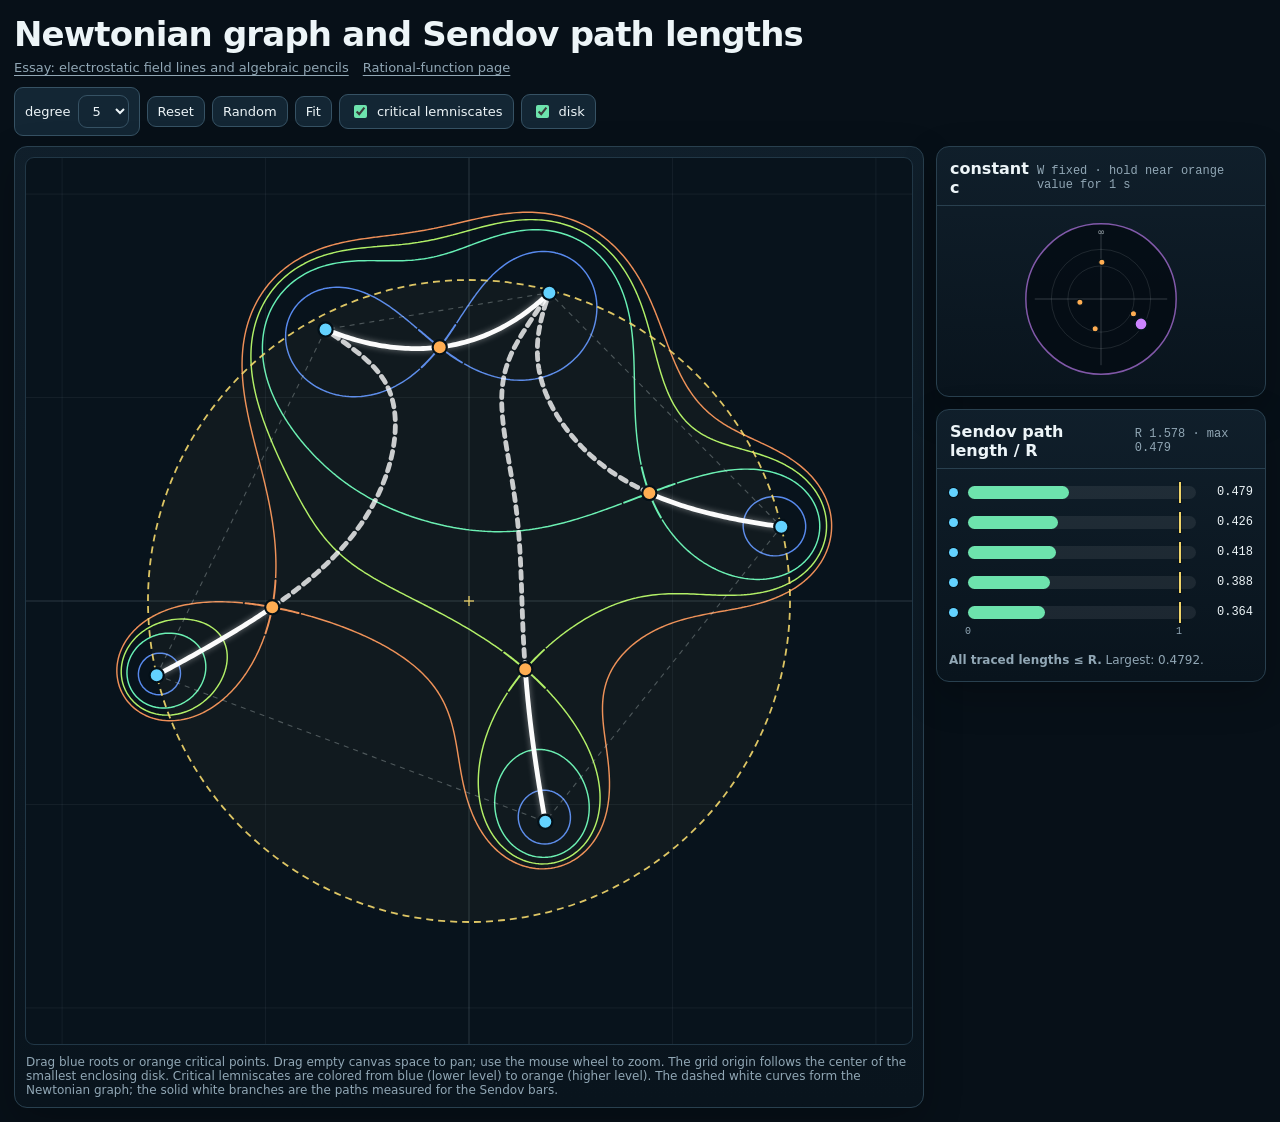
<file: index.html>
<!doctype html>
<html lang="en">
<head>
<meta charset="utf-8" />
<meta name="viewport" content="width=device-width,initial-scale=1" />
<title>Newtonian Graph and Sendov Path Lengths</title>
<link rel="stylesheet" href="sendov-flow.css?v=20260814-0847">
<style>
  #zPlot{cursor:grab}
  #zPlot.panning{cursor:grabbing}
  .flow.ridge{display:none}
  /* Newtonian-graph edges and measured Sendov paths have the same thickness;
     dashed versus solid is the sole distinction. */
  .flow.down-secondary{
    stroke:rgba(255,255,255,.78);
    stroke-width:4.8;
    stroke-dasharray:7 6;
  }
  .flow.down-selected{
    stroke:rgba(255,255,255,.98);
    stroke-width:4.8;
    stroke-dasharray:none;
    filter:drop-shadow(0 0 3px rgba(255,255,255,.42));
  }
  .flow.unresolved{
    stroke:rgba(218,148,255,.72);
    stroke-width:1.6;
    stroke-dasharray:3 4;
  }
  .header-title-wrap{display:grid;gap:6px}
  .header-links{display:flex;gap:14px;flex-wrap:wrap;font-size:13px;color:var(--muted)}
  .header-links a{color:inherit;text-underline-offset:3px}
</style>
</head>
<body>
<header>
  <div class="header-title-wrap">
    <h1>Newtonian graph and Sendov path lengths</h1>
    <div class="header-links"><a href="electrostatic-field-lines.html">Essay: electrostatic field lines and algebraic pencils</a><a href="rational.html">Rational-function page</a></div>
  </div>
  <div class="controls">
    <label class="control">degree <select id="degreeSelect"><option>3</option><option>4</option><option selected>5</option><option>6</option><option>7</option><option>8</option></select></label>
    <button id="resetBtn">Reset</button><button id="randomBtn">Random</button><button id="fitBtn">Fit</button>
    <label class="control"><input id="landscapeToggle" type="checkbox" checked> critical lemniscates</label>
    <label class="control"><input id="diskToggle" type="checkbox" checked> disk</label>
  </div>
</header>
<main>
  <section class="card">
    <div class="plot-wrap"><div id="zPlot" class="plotbox"><canvas id="landscapeCanvas"></canvas><svg id="zSvg" viewBox="0 0 700 700" preserveAspectRatio="none"></svg></div></div>
    <div class="hint">Drag blue roots or orange critical points. Drag empty canvas space to pan; use the mouse wheel to zoom. The grid origin follows the center of the smallest enclosing disk. Critical lemniscates are colored from blue (lower level) to orange (higher level). The dashed white curves form the Newtonian graph; the solid white branches are the paths measured for the Sendov bars.</div>
  </section>
  <aside class="side-column">
    <section class="card c-card">
      <div class="bars-head"><h2>constant c</h2><span class="status">W fixed · hold near orange value for 1 s</span></div>
      <div id="cControl" class="c-control"><svg id="cSvg" viewBox="0 0 300 180" preserveAspectRatio="xMidYMid meet"></svg></div>
    </section>
    <section class="card">
      <div class="bars-head"><h2>Sendov path length / R</h2><span id="compactStatus" class="status"></span></div>
      <div class="bars-body"><div id="flowBars" class="flow-bars"></div><div id="flowAxis" class="flow-axis"></div><div id="flowSummary" class="flow-summary"></div></div>
    </section>
  </aside>
</main>

<script src="sendov-flow-1.js?v=20260814-0847"></script>
<script src="sendov-flow-2.js?v=20260814-0847"></script>
<script src="sendov-flow-3.js?v=20260814-0847"></script>
<script src="sendov-flow-4.js?v=20260814-0847"></script>
<script src="sendov-flow-5.js?v=20260814-0847"></script>
<script src="sendov-flow-6.js?v=20260814-0847"></script>
<script src="sendov-flow-7.js?v=20260814-0847"></script>
<script>
  // Use the center of the current smallest enclosing disk as the displayed
  // coordinate origin. This changes only the grid and axes, not P, Z, or W.
  drawGrid = function(svg, view, el) {
    const {w, h} = dims(el);
    const step = niceStep(2 * view.half / 5);
    const scaleDen = Math.min(w, h);
    const xmin = view.cx - view.half * w / scaleDen;
    const xmax = view.cx + view.half * w / scaleDen;
    const ymin = view.cy - view.half * h / scaleDen;
    const ymax = view.cy + view.half * h / scaleDen;
    const origin = smallestEnclosingCircle(state.Z).center;

    const kx0 = Math.ceil((xmin - origin.re) / step);
    const kx1 = Math.floor((xmax - origin.re) / step);
    for (let k = kx0; k <= kx1; k++) {
      const x = origin.re + k * step;
      const p = toScreen(C(x, origin.im), view, el);
      svg.appendChild(svgEl('line', {
        x1: p.x, y1: 0, x2: p.x, y2: h,
        class: k === 0 ? 'axis-line' : 'grid-line'
      }));
    }

    const ky0 = Math.ceil((ymin - origin.im) / step);
    const ky1 = Math.floor((ymax - origin.im) / step);
    for (let k = ky0; k <= ky1; k++) {
      const y = origin.im + k * step;
      const p = toScreen(C(origin.re, y), view, el);
      svg.appendChild(svgEl('line', {
        x1: 0, y1: p.y, x2: w, y2: p.y,
        class: k === 0 ? 'axis-line' : 'grid-line'
      }));
    }
  };
  scheduleRender(true);
</script>
</body>
</html>
</file>
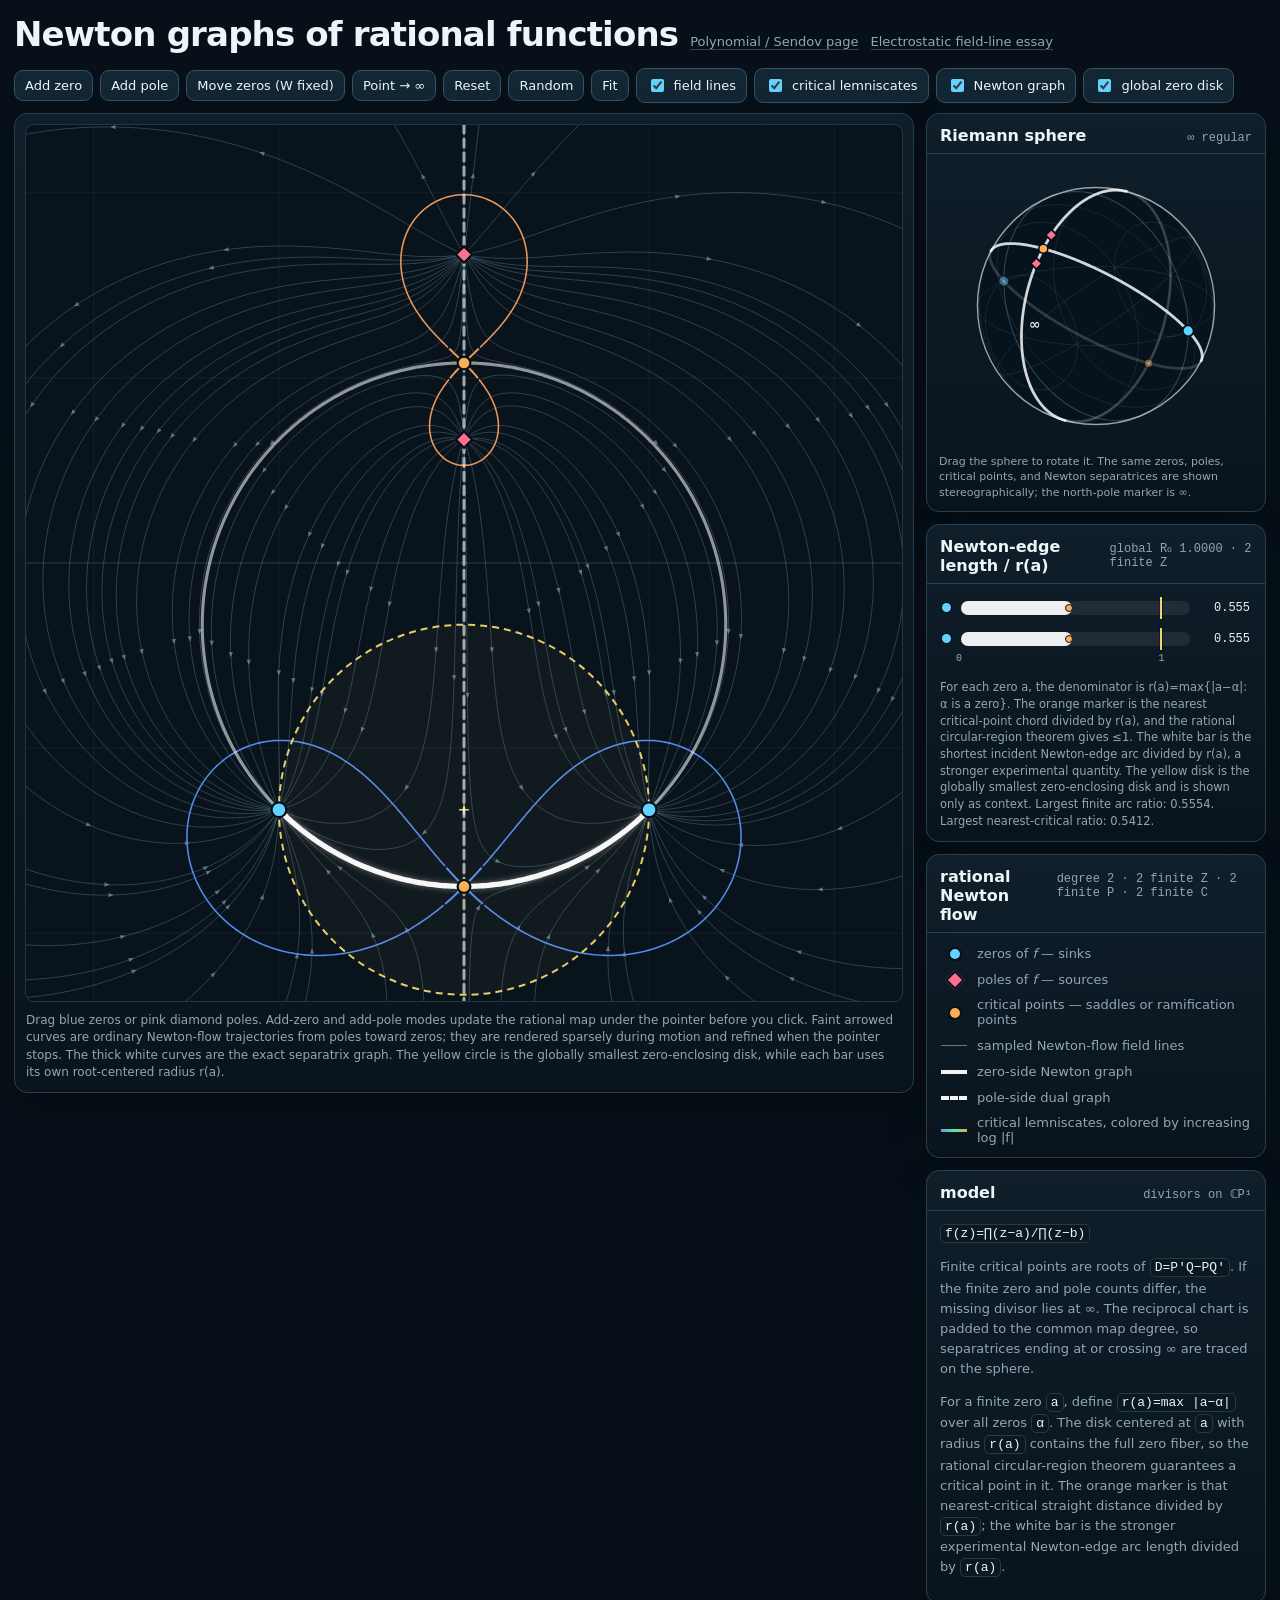
<file: rational.html>
<!doctype html>
<html lang="en">
<head>
<meta charset="utf-8">
<meta name="viewport" content="width=device-width,initial-scale=1">
<title>Newton Graphs of Rational Functions</title>
<link rel="stylesheet" href="rational.css?v=20260818-1038">
<link rel="stylesheet" href="rational-4.css?v=20260818-1038">
<link rel="stylesheet" href="rational-5.css?v=20260818-1038">
<link rel="stylesheet" href="rational-7.css?v=20260818-1038">
</head>
<body>
<header>
  <div class="title-wrap">
    <h1>Newton graphs of rational functions</h1>
    <a class="back-link" href="./">Polynomial / Sendov page</a>
    <a class="back-link" href="electrostatic-field-lines.html">Electrostatic field-line essay</a>
  </div>
  <div class="controls">
    <select id="degreeSelect" hidden><option selected>2</option><option>3</option><option>4</option><option>5</option><option>6</option></select>
    <button id="addZeroBtn">Add zero</button>
    <button id="addPoleBtn">Add pole</button>
    <button id="fiberBtn" title="Drag a zero in the family f+c; every pole and critical point remains fixed.">Move zeros (W fixed)</button>
    <button id="toInfinityBtn" title="Choose a zero or pole and change affine chart so that point is at infinity.">Point → ∞</button>
    <button id="resetBtn">Reset</button>
    <button id="randomBtn">Random</button>
    <button id="fitBtn">Fit</button>
    <label class="control"><input id="fieldToggle" type="checkbox" checked> field lines</label>
    <label class="control"><input id="lemniscateToggle" type="checkbox" checked> critical lemniscates</label>
    <label class="control"><input id="graphToggle" type="checkbox" checked> Newton graph</label>
    <label class="control"><input id="diskToggle" type="checkbox" checked> global zero disk</label>
  </div>
</header>
<main>
  <section class="card">
    <div class="plot-wrap">
      <div id="plot" class="plotbox">
        <canvas id="fieldCanvas"></canvas>
        <canvas id="contourCanvas"></canvas>
        <svg id="plotSvg" viewBox="0 0 800 800" preserveAspectRatio="none"></svg>
      </div>
    </div>
    <div class="hint">Drag blue zeros or pink diamond poles. Add-zero and add-pole modes update the rational map under the pointer before you click. Faint arrowed curves are ordinary Newton-flow trajectories from poles toward zeros; they are rendered sparsely during motion and refined when the pointer stops. The thick white curves are the exact separatrix graph. The yellow circle is the globally smallest zero-enclosing disk, while each bar uses its own root-centered radius r(a).</div>
  </section>
  <aside class="side">
    <section class="card">
      <div class="panel-head"><h2>Riemann sphere</h2><span id="sphereStatus" class="status"></span></div>
      <div id="sphereWrap" class="sphere-wrap"><svg id="sphereSvg" viewBox="0 0 300 300" aria-label="Riemann sphere"></svg></div>
      <div class="sphere-hint">Drag the sphere to rotate it. The same zeros, poles, critical points, and Newton separatrices are shown stereographically; the north-pole marker is ∞.</div>
    </section>
    <section class="card">
      <div class="panel-head"><h2>Newton-edge length / r(a)</h2><span id="zeroDiskStatus" class="status"></span></div>
      <div class="panel-body">
        <div id="rationalFlowBars" class="r5-bars"></div>
        <div id="rationalFlowAxis" class="r5-axis"></div>
        <div id="rationalFlowSummary" class="r5-summary"></div>
      </div>
    </section>
    <section class="card">
      <div class="panel-head"><h2>rational Newton flow</h2><span id="countStatus" class="status"></span></div>
      <div class="panel-body">
        <div class="legend">
          <div class="legend-row"><span class="swatch zero"></span><span>zeros of <i>f</i> — sinks</span></div>
          <div class="legend-row"><span class="swatch pole"></span><span>poles of <i>f</i> — sources</span></div>
          <div class="legend-row"><span class="swatch critical"></span><span>critical points — saddles or ramification points</span></div>
          <div class="legend-row"><span class="swatch field"></span><span>sampled Newton-flow field lines</span></div>
          <div class="legend-row"><span class="swatch solid"></span><span>zero-side Newton graph</span></div>
          <div class="legend-row"><span class="swatch dashed"></span><span>pole-side dual graph</span></div>
          <div class="legend-row"><span class="swatch level"></span><span>critical lemniscates, colored by increasing <span style="white-space:nowrap">log |f|</span></span></div>
        </div>
        <div id="warning" class="warning"></div>
      </div>
    </section>
    <section class="card">
      <div class="panel-head"><h2>model</h2><span class="status">divisors on ℂP¹</span></div>
      <div class="panel-body math-note">
        <div><code>f(z)=∏(z−a)/∏(z−b)</code></div>
        <p>Finite critical points are roots of <code>D=P′Q−PQ′</code>. If the finite zero and pole counts differ, the missing divisor lies at ∞. The reciprocal chart is padded to the common map degree, so separatrices ending at or crossing ∞ are traced on the sphere.</p>
        <p>For a finite zero <code>a</code>, define <code>r(a)=max |a−α|</code> over all zeros <code>α</code>. The disk centered at <code>a</code> with radius <code>r(a)</code> contains the full zero fiber, so the rational circular-region theorem guarantees a critical point in it. The orange marker is that nearest-critical straight distance divided by <code>r(a)</code>; the white bar is the stronger experimental Newton-edge arc length divided by <code>r(a)</code>.</p>
      </div>
    </section>
  </aside>
</main>
<script src="rational-1.js?v=20260818-1038"></script>
<script src="rational-2.js?v=20260818-1038"></script>
<script src="rational-3.js?v=20260818-1038"></script>
<script src="rational-4.js?v=20260818-1038"></script>
<script src="rational-5.js?v=20260818-1038"></script>
<script src="rational-6.js?v=20260818-1038"></script>
<script src="rational-7.js?v=20260818-1038"></script>
</body>
</html>
</file>
<file: sendov-flow.css>
:root{color-scheme:dark;--bg:#071018;--panel:#0d1822;--line:#29404f;--text:#edf5f8;--muted:#91a7b5;--root:#63d2ff;--critical:#ffad52;--parameter:#cc83ff;--down:#6de3ad;--ridge:#ff7a66;--disk:#f4d96c;--danger:#ff7182}
*{box-sizing:border-box}html,body{margin:0;min-height:100%;background:var(--bg);color:var(--text);font-family:Inter,ui-sans-serif,system-ui,-apple-system,Segoe UI,Roboto,Arial,sans-serif}body{padding:14px}
header{max-width:1420px;margin:0 auto 10px;display:flex;align-items:center;justify-content:space-between;gap:12px;flex-wrap:wrap}h1{font-size:clamp(22px,3vw,34px);margin:0;letter-spacing:-.025em}.controls{display:flex;gap:7px;align-items:center;flex-wrap:wrap}
button,select,label.control{border:1px solid #365264;background:#132634;color:var(--text);border-radius:9px;padding:7px 10px;font:inherit;font-size:13px}button{cursor:pointer}button:hover{background:#193244}label.control{display:inline-flex;gap:7px;align-items:center;cursor:pointer}input[type=checkbox]{accent-color:var(--down)}
main{max-width:1420px;margin:auto;display:grid;grid-template-columns:minmax(0,1fr) minmax(250px,330px);gap:12px;align-items:start}.side-column{display:grid;gap:12px;min-width:0}.card{background:linear-gradient(180deg,rgba(16,31,43,.98),rgba(9,20,29,.98));border:1px solid var(--line);border-radius:13px;box-shadow:0 14px 38px rgba(0,0,0,.23);overflow:hidden}.plot-wrap{padding:10px}.plotbox{position:relative;width:100%;aspect-ratio:1/1;min-height:480px;background:#08131c;overflow:hidden;border-radius:9px;border:1px solid #213746;touch-action:none}.plotbox canvas,.plotbox svg{position:absolute;inset:0;width:100%;height:100%}.plotbox svg{overflow:visible}.hint{padding:0 11px 10px;color:var(--muted);font-size:12px}.bars-head{padding:12px 13px 8px;border-bottom:1px solid var(--line);display:flex;justify-content:space-between;gap:8px;align-items:baseline}.bars-head h2{font-size:16px;margin:0}.status{font:12px ui-monospace,SFMono-Regular,Menlo,Consolas,monospace;color:var(--muted)}.bars-body{padding:12px}
.c-control{height:190px;padding:8px 12px 12px;touch-action:none;cursor:crosshair}.c-control svg{display:block;width:100%;height:100%;overflow:visible}
.axis-line{stroke:rgba(220,240,250,.17);stroke-width:1;vector-effect:non-scaling-stroke}.grid-line{stroke:rgba(210,235,245,.06);stroke-width:1;vector-effect:non-scaling-stroke}.focus-boundary{fill:none;stroke:rgba(232,242,247,.28);stroke-width:1.1;stroke-dasharray:5 5;vector-effect:non-scaling-stroke;pointer-events:none}.enclosing-disk{fill:rgba(244,217,108,.035);stroke:rgba(244,217,108,.9);stroke-width:1.8;stroke-dasharray:7 5;vector-effect:non-scaling-stroke;pointer-events:none}.disk-center{stroke:rgba(244,217,108,.8);stroke-width:1.5;vector-effect:non-scaling-stroke;pointer-events:none}
.flow{fill:none;stroke-linecap:round;stroke-linejoin:round;vector-effect:non-scaling-stroke}.flow.down-secondary{stroke:rgba(109,227,173,.70);stroke-width:2.05}.flow.down-selected{stroke:rgba(139,255,201,1);stroke-width:4.65;filter:drop-shadow(0 0 2.5px rgba(109,227,173,.55))}.flow.ridge{display:none}.flow.unresolved{stroke:rgba(255,113,130,.62);stroke-width:1.6;stroke-dasharray:4 4}.node{cursor:grab;vector-effect:non-scaling-stroke}.node:active{cursor:grabbing}.root-node{fill:var(--root);stroke:#041018;stroke-width:2.2}.critical-node{fill:var(--critical);stroke:#041018;stroke-width:2.2}.stack-ring{fill:none;stroke:rgba(255,255,255,.65);stroke-width:1.5;vector-effect:non-scaling-stroke;pointer-events:none}.parameter-node{fill:var(--parameter);stroke:#041018;stroke-width:2.2}.critical-value-node{fill:var(--critical);stroke:#041018;stroke-width:1.2;pointer-events:none}.c-snap-ring{fill:none;stroke:rgba(245,233,255,.95);stroke-width:2.2;stroke-dasharray:3 2;vector-effect:non-scaling-stroke;pointer-events:none;filter:drop-shadow(0 0 3px rgba(204,131,255,.8))}.c-snap-pending{fill:none;stroke:rgba(245,233,255,.92);stroke-width:2.4;stroke-linecap:round;vector-effect:non-scaling-stroke;pointer-events:none;filter:drop-shadow(0 0 2px rgba(204,131,255,.65))}
.compact-bg{fill:rgba(5,13,20,.9);stroke:rgba(204,131,255,.62);stroke-width:1.5;vector-effect:non-scaling-stroke;cursor:crosshair}.compact-ring{fill:none;stroke:rgba(232,242,247,.11);stroke-width:1;vector-effect:non-scaling-stroke;pointer-events:none}.compact-axis{stroke:rgba(232,242,247,.20);stroke-width:1;vector-effect:non-scaling-stroke;pointer-events:none}.compact-caption{fill:rgba(232,242,247,.55);font-size:10px;font-weight:650;pointer-events:none}
.flow-bars{display:grid;gap:8px}.flow-bar-row{display:grid;grid-template-columns:11px minmax(0,1fr) 49px;align-items:center;gap:8px;min-height:22px}.flow-bar-root{width:9px;height:9px;border-radius:50%;background:var(--root);box-shadow:0 0 0 1px #041018}.flow-bar-track{position:relative;height:13px;border-radius:999px;background:rgba(255,255,255,.075);overflow:visible}.flow-bar-fill{position:absolute;inset:0 auto 0 0;border-radius:999px;background:var(--down);min-width:1px;transition:width 35ms linear}.flow-bar-fill.over{background:var(--danger)}.flow-bar-threshold{position:absolute;top:-4px;bottom:-4px;width:2px;background:rgba(244,217,108,.98);box-shadow:0 0 0 1px rgba(0,0,0,.25)}.flow-bar-value{font:12px ui-monospace,SFMono-Regular,Menlo,Consolas,monospace;text-align:right}.flow-bar-value.over{color:var(--danger);font-weight:700}.flow-bar-value.unresolved{color:var(--muted)}.flow-axis{position:relative;height:20px;margin:1px 57px 0 19px;color:var(--muted);font:10px ui-monospace,SFMono-Regular,Menlo,Consolas,monospace}.flow-axis span{position:absolute;transform:translateX(-50%);top:2px}.flow-summary{margin-top:8px;color:var(--muted);font-size:12px;line-height:1.4}
[hidden]{display:none!important}@media(max-width:900px){main{grid-template-columns:1fr}.plotbox{min-height:370px}.c-control{height:210px}}
</file>
<file: rational.css>
:root{color-scheme:dark;--bg:#071018;--panel:#0d1822;--line:#29404f;--text:#edf5f8;--muted:#91a7b5;--zero:#63d2ff;--pole:#ff6f91;--critical:#ffad52;--disk:#f4d96c}
*{box-sizing:border-box}html,body{margin:0;min-height:100%;background:var(--bg);color:var(--text);font-family:Inter,ui-sans-serif,system-ui,-apple-system,"Segoe UI",Roboto,Arial,sans-serif}body{padding:14px}
header{max-width:1440px;margin:0 auto 10px;display:flex;gap:14px;align-items:center;justify-content:space-between;flex-wrap:wrap}.title-wrap{display:flex;align-items:baseline;gap:12px;flex-wrap:wrap}h1{font-size:clamp(22px,3vw,34px);margin:0;letter-spacing:-.025em}.back-link{font-size:13px;color:var(--muted);text-decoration:none;border-bottom:1px solid rgba(145,167,181,.35)}.back-link:hover{color:var(--text)}
.controls{display:flex;gap:7px;align-items:center;flex-wrap:wrap}button,select,label.control{border:1px solid #365264;background:#132634;color:var(--text);border-radius:9px;padding:7px 10px;font:inherit;font-size:13px}button{cursor:pointer}button:hover{background:#193244}label.control{display:inline-flex;gap:7px;align-items:center;cursor:pointer}input[type=checkbox]{accent-color:var(--zero)}
main{max-width:1440px;margin:auto;display:grid;grid-template-columns:minmax(0,1fr) minmax(270px,340px);gap:12px;align-items:start}.card{background:linear-gradient(180deg,rgba(16,31,43,.98),rgba(9,20,29,.98));border:1px solid var(--line);border-radius:13px;box-shadow:0 14px 38px rgba(0,0,0,.23);overflow:hidden}.plot-wrap{padding:10px}.plotbox{position:relative;width:100%;aspect-ratio:1/1;min-height:520px;background:#08131c;overflow:hidden;border-radius:9px;border:1px solid #213746;touch-action:none;cursor:grab}.plotbox.panning{cursor:grabbing}.plotbox canvas,.plotbox svg{position:absolute;inset:0;width:100%;height:100%}.plotbox svg{overflow:visible}.hint{padding:0 11px 10px;color:var(--muted);font-size:12px;line-height:1.45}.side{display:grid;gap:12px}.panel-head{padding:12px 13px 8px;border-bottom:1px solid var(--line);display:flex;justify-content:space-between;gap:8px;align-items:baseline}.panel-head h2{font-size:16px;margin:0}.status{font:12px ui-monospace,SFMono-Regular,Menlo,Consolas,monospace;color:var(--muted)}.panel-body{padding:12px 13px}
.legend{display:grid;gap:10px;font-size:13px;color:var(--muted)}.legend-row{display:grid;grid-template-columns:28px 1fr;gap:9px;align-items:center}.swatch{position:relative;height:16px}.swatch.zero:before,.swatch.critical:before{content:"";position:absolute;left:8px;top:2px;width:10px;height:10px;border-radius:50%;border:2px solid #041018}.swatch.zero:before{background:var(--zero)}.swatch.critical:before{background:var(--critical)}.swatch.pole:before{content:"";position:absolute;left:8px;top:2px;width:10px;height:10px;background:var(--pole);border:2px solid #041018;transform:rotate(45deg)}.swatch.solid:before,.swatch.dashed:before,.swatch.level:before{content:"";position:absolute;left:1px;right:1px;top:7px;height:0;border-top:4px solid rgba(255,255,255,.95)}.swatch.dashed:before{border-top-style:dashed}.swatch.level:before{border-top:3px solid transparent;border-image:linear-gradient(90deg,hsl(220 82% 67%),hsl(150 78% 62%),hsl(25 86% 66%)) 1}
.math-note{font-size:13px;color:var(--muted);line-height:1.55}.math-note code{color:var(--text);background:#0b1822;border:1px solid #233a49;border-radius:5px;padding:1px 4px}.warning{margin-top:10px;color:#ffd5dc;font-size:12px;line-height:1.4;display:none}.warning.show{display:block}
.axis-line{stroke:rgba(220,240,250,.18);stroke-width:1.15;vector-effect:non-scaling-stroke;pointer-events:none}.grid-line{stroke:rgba(210,235,245,.06);stroke-width:1;vector-effect:non-scaling-stroke;pointer-events:none}.enclosing-disk{fill:rgba(244,217,108,.025);stroke:rgba(244,217,108,.72);stroke-width:1.6;stroke-dasharray:7 5;vector-effect:non-scaling-stroke;pointer-events:none}.disk-center{stroke:rgba(244,217,108,.72);stroke-width:1.4;vector-effect:non-scaling-stroke;pointer-events:none}
.flow{fill:none;stroke-linecap:round;stroke-linejoin:round;vector-effect:non-scaling-stroke;pointer-events:none}.flow.to-zero{stroke:rgba(255,255,255,.96);stroke-width:4.2}.flow.from-pole{stroke:rgba(255,255,255,.88);stroke-width:4.2;stroke-dasharray:8 6}.flow.unresolved{stroke:rgba(218,148,255,.78);stroke-width:3;stroke-dasharray:3 5}.node{cursor:grab;vector-effect:non-scaling-stroke}.node:active{cursor:grabbing}.zero-node{fill:var(--zero);stroke:#041018;stroke-width:2.2}.critical-node{fill:var(--critical);stroke:#041018;stroke-width:2.2;pointer-events:none}.pole-node{fill:var(--pole);stroke:#041018;stroke-width:2.2}.stack-ring{fill:none;stroke:rgba(255,255,255,.72);stroke-width:1.6;vector-effect:non-scaling-stroke;pointer-events:none}.infinity-label{fill:rgba(255,255,255,.82);font-size:18px;font-weight:700;pointer-events:none}
@media(max-width:920px){main{grid-template-columns:1fr}.plotbox{min-height:390px}}
</file>
<file: rational-4.css>
/* Rational editor extensions */
button.mode-active{background:#25485f;border-color:#72c9f4;box-shadow:0 0 0 1px rgba(99,210,255,.25) inset}
.plotbox.placing{cursor:crosshair}.plotbox.infinity-pick{cursor:alias}
.critical-node{pointer-events:auto;cursor:help}
.sphere-wrap{height:300px;padding:8px 10px 4px;touch-action:none;cursor:grab}.sphere-wrap:active{cursor:grabbing}.sphere-wrap svg{display:block;width:100%;height:100%;overflow:visible}
.sphere-hint{padding:0 12px 11px;color:var(--muted);font-size:11px;line-height:1.4}
.sphere-disk{fill:rgba(6,18,28,.92);stroke:rgba(220,239,248,.65);stroke-width:1.5}
.sphere-grid,.sphere-equator{fill:none;stroke:rgba(210,235,245,.10);stroke-width:.85;vector-effect:non-scaling-stroke;pointer-events:none}.sphere-equator{stroke:rgba(210,235,245,.22);stroke-width:1.1}
.sphere-curve{fill:none;stroke-linecap:round;stroke-linejoin:round;vector-effect:non-scaling-stroke;pointer-events:none}.sphere-back{opacity:.17}.sphere-front{opacity:.82}.sphere-to-zero{stroke:white;stroke-width:2.8}.sphere-from-pole{stroke:white;stroke-width:2.8;stroke-dasharray:6 5}.sphere-unresolved{stroke:#d99cff;stroke-width:2;stroke-dasharray:3 4}
.sphere-node{vector-effect:non-scaling-stroke}.sphere-zero{fill:var(--zero);stroke:#041018;stroke-width:1.8}.sphere-pole{fill:var(--pole);stroke:#041018;stroke-width:1.8}.sphere-critical{fill:var(--critical);stroke:#041018;stroke-width:1.6}.sphere-hidden{opacity:.42}.sphere-multiplicity{fill:#fff;font-size:10px;font-weight:700;paint-order:stroke;stroke:#071018;stroke-width:3px;stroke-linejoin:round}.sphere-infinity-label{fill:rgba(255,255,255,.88);font-size:15px;font-weight:750;paint-order:stroke;stroke:#071018;stroke-width:3px;stroke-linejoin:round}
@media(max-width:920px){.sphere-wrap{height:330px}}
</file>
<file: rational-5.css>
/* Zero-disk and rational Sendov / Newton-edge diagnostics */
.zero-enclosing-disk{fill:rgba(244,217,108,.035);stroke:rgba(244,217,108,.94);stroke-width:2;stroke-dasharray:7 5}
.zero-disk-center{stroke:rgba(244,217,108,.92);stroke-width:1.55}
.flow.to-zero{stroke-width:3.1;opacity:.58}
.flow.to-zero.measured{stroke-width:5.3;opacity:1;filter:drop-shadow(0 0 3px rgba(255,255,255,.38))}
.flow.from-pole{stroke-width:3.1;opacity:.67}
.r5-bars{display:grid;gap:8px}.r5-row{display:grid;grid-template-columns:11px minmax(0,1fr) 52px;align-items:center;gap:8px;min-height:23px}.r5-root-dot{width:9px;height:9px;border-radius:50%;background:var(--zero);box-shadow:0 0 0 1px #041018}.r5-track{position:relative;height:14px;border-radius:999px;background:rgba(255,255,255,.075);overflow:visible}.r5-fill{position:absolute;left:0;top:0;bottom:0;border-radius:999px;background:rgba(255,255,255,.92);min-width:1px;transition:width 35ms linear}.r5-fill.over-one{background:#f4d96c}.r5-fill.over-two{background:#ff7182}.r5-fill.infinite{background:repeating-linear-gradient(135deg,#ff7182 0 6px,rgba(255,113,130,.35) 6px 12px)}.r5-fill.unresolved{display:none}.r5-threshold{position:absolute;top:-4px;bottom:-4px;width:2px;pointer-events:none}.r5-threshold.one{background:rgba(244,217,108,.98);box-shadow:0 0 0 1px rgba(0,0,0,.3)}.r5-threshold.two{background:rgba(255,113,130,.98);box-shadow:0 0 0 1px rgba(0,0,0,.3)}.r5-nearest-marker{position:absolute;top:50%;width:8px;height:8px;border-radius:50%;background:var(--critical);border:1.5px solid #08131c;transform:translate(-50%,-50%);z-index:3;pointer-events:none}.r5-value{font:12px ui-monospace,SFMono-Regular,Menlo,Consolas,monospace;text-align:right}.r5-value.over{color:#ff9aaa;font-weight:700}.r5-axis{position:relative;height:20px;margin:1px 60px 0 19px;color:var(--muted);font:10px ui-monospace,SFMono-Regular,Menlo,Consolas,monospace}.r5-axis span{position:absolute;top:2px;transform:translateX(-50%)}.r5-summary{margin-top:8px;color:var(--muted);font-size:11.5px;line-height:1.45}
</file>
<file: rational-7.css>
/* Rootwise rational-Sendov normalization and adaptive Newton field lines */
#fieldCanvas{z-index:0;pointer-events:none}
#contourCanvas{z-index:1;pointer-events:none}
#plotSvg{z-index:2}
.rootwise-disk{fill:rgba(99,210,255,.025);stroke:rgba(99,210,255,.88);stroke-width:1.8;stroke-dasharray:5 4;vector-effect:non-scaling-stroke;pointer-events:none}
.rootwise-root-ring{fill:none;stroke:rgba(99,210,255,.96);stroke-width:2;vector-effect:non-scaling-stroke;pointer-events:none;filter:drop-shadow(0 0 3px rgba(99,210,255,.45))}
.r5-row{border-radius:6px;padding:1px 2px;cursor:default}.r5-row:hover{background:rgba(99,210,255,.075)}
.r5-threshold.two{display:none}
.r5-fill.over-one{background:#f4d96c}
.swatch.field:before{content:"";position:absolute;left:1px;right:1px;top:4px;height:7px;background:repeating-linear-gradient(0deg,transparent 0 2px,rgba(142,181,202,.75) 2px 3px,transparent 3px 5px);opacity:.85}
</file>
